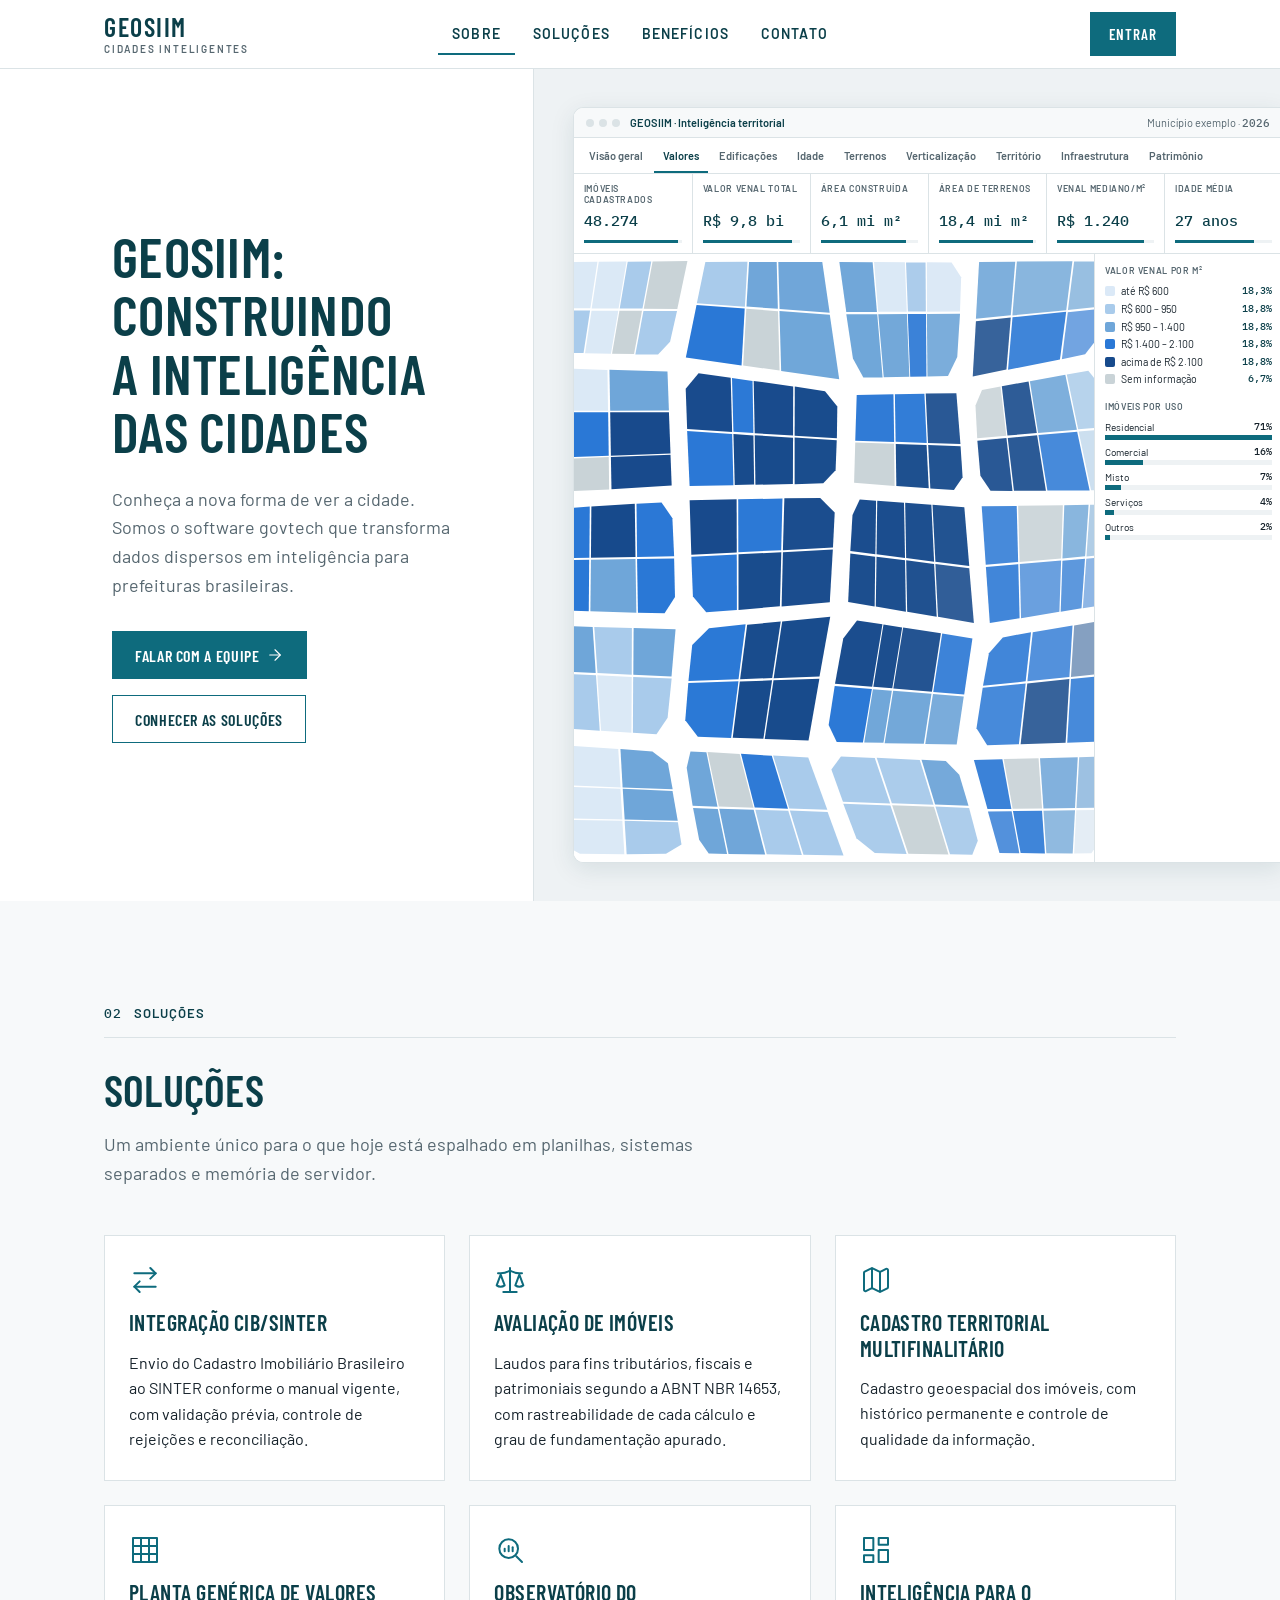
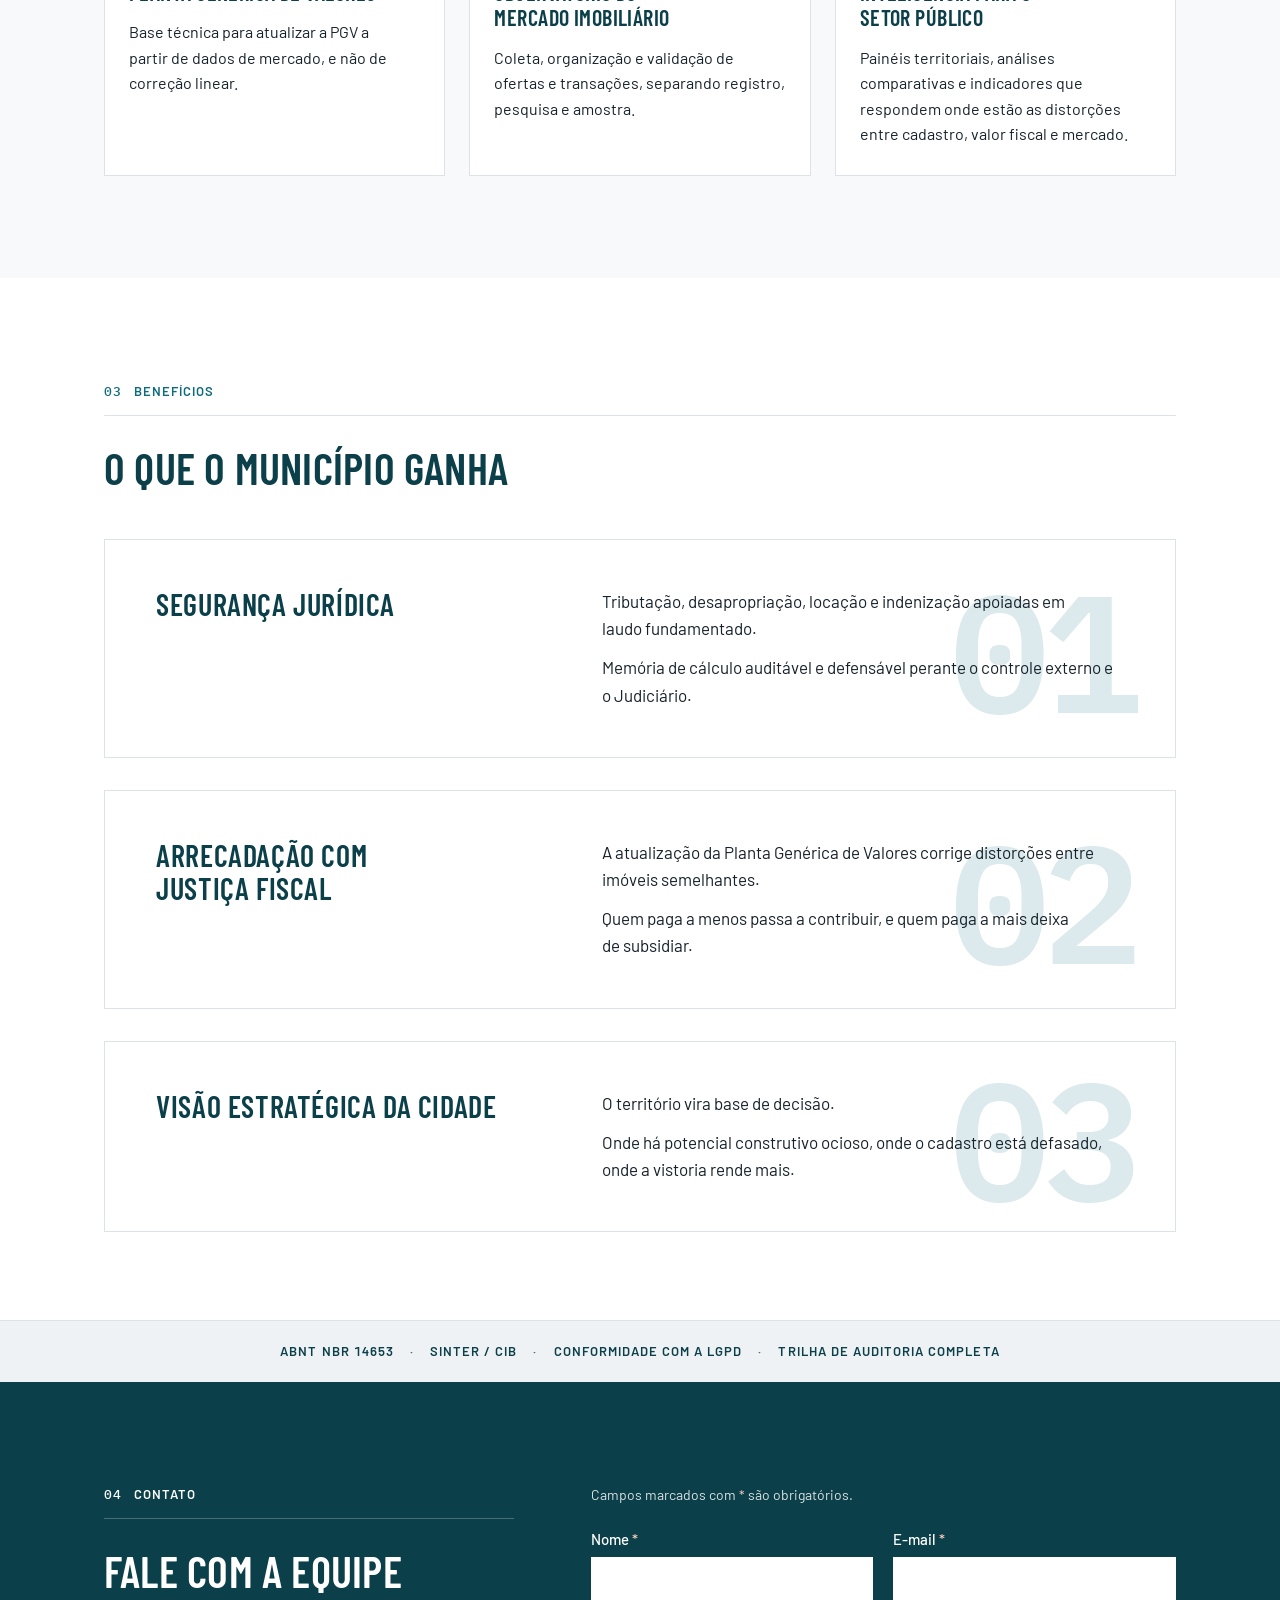
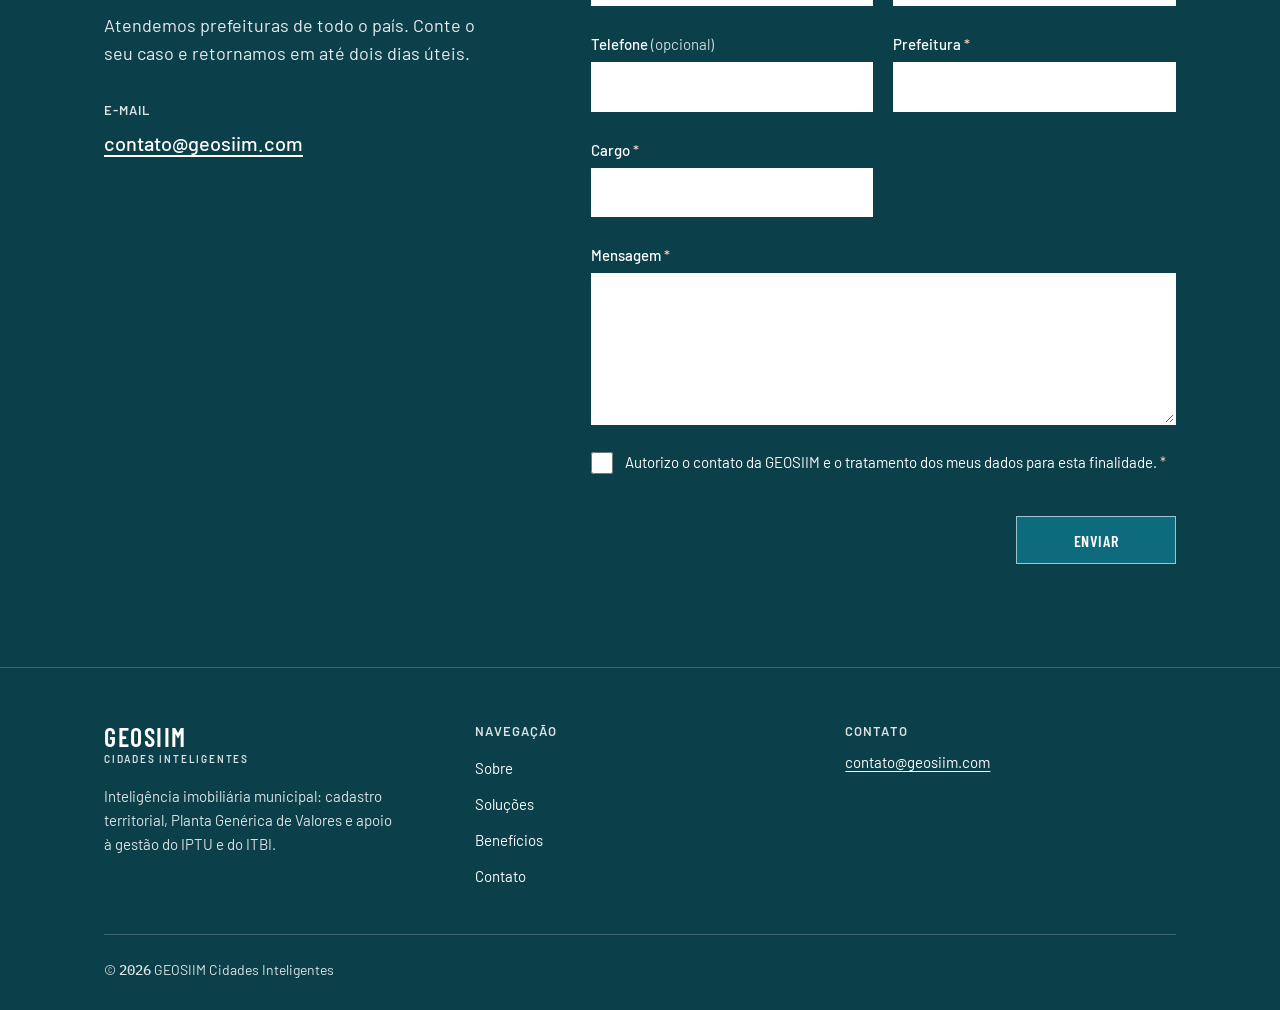
<file: index.html>
<!DOCTYPE html>
<html lang="pt-BR">
<head>
<meta charset="utf-8">
<meta name="viewport" content="width=device-width, initial-scale=1">
<title>GEOSIIM Cidades Inteligentes | Inteligência imobiliária municipal</title>
<meta name="description" content="Software govtech de inteligência imobiliária municipal: cadastro territorial multifinalitário, atualização da Planta Genérica de Valores (PGV) e apoio à gestão do IPTU e do ITBI para prefeituras brasileiras.">
<link rel="canonical" href="https://www.geosiim.com/">
<link rel="icon" href="assets/favicon.svg" type="image/svg+xml">
<meta name="theme-color" content="#0B3F49">
<meta property="og:type" content="website">
<meta property="og:locale" content="pt_BR">
<meta property="og:site_name" content="GEOSIIM Cidades Inteligentes">
<meta property="og:title" content="GEOSIIM: construindo a inteligência das cidades">
<meta property="og:description" content="Inteligência imobiliária municipal para prefeituras: cadastro territorial, PGV, IPTU e ITBI com base em dados verificáveis.">
<meta property="og:url" content="https://www.geosiim.com/">
<meta property="og:image" content="https://www.geosiim.com/og-image.png">
<meta property="og:image:alt" content="GEOSIIM Cidades Inteligentes — painel de inteligência territorial">
<meta property="og:image:width" content="1200">
<meta property="og:image:height" content="630">
<meta name="twitter:card" content="summary_large_image">
<meta name="twitter:title" content="GEOSIIM: construindo a inteligência das cidades">
<meta name="twitter:description" content="Inteligência imobiliária municipal para prefeituras: cadastro territorial, PGV, IPTU e ITBI com base em dados verificáveis.">
<meta name="twitter:image" content="https://www.geosiim.com/og-image.png">
<link rel="preload" href="fonts/BarlowCondensed-600.woff2" as="font" type="font/woff2" crossorigin>
<link rel="preload" href="fonts/Barlow-400.woff2" as="font" type="font/woff2" crossorigin>
<link rel="stylesheet" href="assets/industry.css">
<style>
/* Sem dependência externa: fontes servidas da pasta /fonts (subconjunto latino, cobre o português). */
@font-face{font-family:'Barlow';font-style:normal;font-weight:400;font-display:swap;src:url(fonts/Barlow-400.woff2) format('woff2')}
@font-face{font-family:'Barlow';font-style:normal;font-weight:500;font-display:swap;src:url(fonts/Barlow-500.woff2) format('woff2')}
@font-face{font-family:'Barlow';font-style:normal;font-weight:600;font-display:swap;src:url(fonts/Barlow-600.woff2) format('woff2')}
@font-face{font-family:'Barlow';font-style:normal;font-weight:700;font-display:swap;src:url(fonts/Barlow-700.woff2) format('woff2')}
@font-face{font-family:'Barlow Condensed';font-style:normal;font-weight:600;font-display:swap;src:url(fonts/BarlowCondensed-600.woff2) format('woff2')}
@font-face{font-family:'IBM Plex Mono';font-style:normal;font-weight:500;font-display:swap;src:url(fonts/IBMPlexMono-500.woff2) format('woff2')}
@font-face{font-family:'IBM Plex Mono';font-style:normal;font-weight:600;font-display:swap;src:url(fonts/IBMPlexMono-600.woff2) format('woff2')}
/* Notas de layout da página:
 - SEÇÃO 3 — BENEFÍCIOS. Blocos de largura total, um por linha, para dar peso igual aos três argumentos. O numeral é decorativo (aria-hidden), posicionado atrás do texto em tom claro de petróleo.
 - gap de 32 px: as marcas de registro (+) dos blocos vizinhos não se tocam.
 - Faixa de selos: largura total, centralizada; o ponto médio é decorativo e fica fora da leitura de tela.
 - SEÇÃO 4 — CONTATO. Fundo petróleo escuro; duas colunas que empilham abaixo de ~800 px (flex-wrap). Validação própria (noValidate) para mostrar erros em texto, ligados a cada campo por aria-describedby.
 - Honeypot: invisível, fora da tabulação e escondido de leitores de tela. Se vier preenchido, é robô.
 - RODAPÉ. Mesmo petróleo escuro do contato, separado por uma linha. Três colunas que se reorganizam sozinhas (auto-fit).
 - Espaço reservado: preencher com CNPJ e endereço oficiais.
*/
/* Tokens do Industry sobrescritos pela paleta do produto GEOSIIM. */
:root{--color-bg:#FFFFFF;--color-surface:#F7F9FA;--color-text:#16222B;--color-accent:#0E6B7D;--color-accent-600:#0C5A69;--color-accent-700:#0B3F49;--color-divider:#DBE3E6;--shadow-md:0 6px 24px rgba(11,63,73,.10)}
/* Rolagem suave nas âncoras, desligada quando o usuário pede menos movimento. */
html{scroll-behavior:smooth;-webkit-text-size-adjust:100%}
@media (prefers-reduced-motion:reduce){html{scroll-behavior:auto}*{transition:none!important}}
body{margin:0;background:#FFFFFF;color:#16222B;font-family:var(--font-body);font-size:16px;line-height:1.6;text-wrap:pretty}
a{color:#0E6B7D}
a:hover{color:#0B3F49}
main:focus{outline:none}
/* Em fundos escuros o anel de foco passa a branco para manter contraste. */
[data-dark] :focus-visible{outline-color:#FFFFFF}
/* Menu: horizontal no desktop; abaixo de 900 px vira painel deslizante (só estas regras precisam de media query). */
[data-headbar]{display:grid;grid-template-columns:1fr auto 1fr;column-gap:16px}
[data-navlinks]{display:flex;align-items:center;gap:4px;list-style:none;margin:0;padding:0}
[data-navlinks] a{padding:10px 14px}
[data-navlinks] a:hover{background:#EEF2F4;color:#0B3F49}
[data-navlinks] a[aria-current="location"]{box-shadow:inset 0 -2px 0 #0E6B7D}
[data-menubtn],[data-backdrop]{display:none}
@media (max-width:900px){
[data-headbar]{grid-template-columns:1fr 0 auto;column-gap:8px}
[data-navlinks]{position:fixed;top:68px;right:0;bottom:0;width:min(320px,86vw);flex-direction:column;align-items:stretch;gap:0;background:#FFFFFF;border-left:1px solid #DBE3E6;padding:12px 20px 24px;box-shadow:0 6px 24px rgba(11,63,73,.10);transform:translateX(100%);visibility:hidden;transition:transform .28s ease,visibility 0s linear .28s;z-index:60;overflow-y:auto}
[data-navlinks][data-open="true"]{transform:none;visibility:visible;transition:transform .28s ease}
[data-navlinks] a{padding:16px 4px;border-bottom:1px solid #DBE3E6;font-size:16px}
[data-navlinks] a[aria-current="location"]{box-shadow:inset 3px 0 0 #0E6B7D;padding-left:14px}
[data-menubtn]{display:inline-flex}
[data-backdrop]{position:fixed;inset:68px 0 0 0;background:rgba(11,63,73,.35);z-index:55}
[data-backdrop][data-open="true"]{display:block}
}
@media (max-width:480px){[data-menulabel]{display:none}}
/* Seção 1: texto à esquerda alinhado ao contêiner de 1200 px; a coluna direita sangra até a borda da tela
   e tem o painel animado como fundo. Abaixo de 960 px empilha, texto primeiro. */
[data-hero]{display:grid;grid-template-columns:minmax(0,5fr) minmax(0,7fr);min-height:min(calc(100vh - 68px),860px)}
[data-hero-text]{padding-left:max(clamp(20px,5vw,72px),calc((100vw - 1200px)/2 + 72px));padding-right:clamp(24px,4vw,56px)}
@media (max-width:960px){[data-hero]{grid-template-columns:1fr;min-height:0}[data-hero-text]{padding-right:clamp(20px,5vw,72px)}[data-hero-art]{height:clamp(520px,110vw,680px);border-left:0!important;border-top:1px solid #DBE3E6}}
/* Soluções: 3×2 no desktop, 2×3 no tablet, 1 coluna no celular. */
[data-grid6]{grid-template-columns:repeat(3,minmax(0,1fr))}
@media (max-width:1023px){[data-grid6]{grid-template-columns:repeat(2,minmax(0,1fr))}}
@media (max-width:639px){[data-grid6]{grid-template-columns:1fr}}
/* Estados de hover/foco (no design eram atributos style-hover/style-focus). */
.fc1:focus{top:12px!important}
.hv2:hover{background:#EEF2F4!important}
.hv3:hover{color:#FFFFFF!important;text-decoration-thickness:2px!important}
.hv4:hover{background:rgba(255,255,255,.12)!important;color:#FFFFFF!important}
.hv5:hover{text-decoration:underline!important;color:#FFFFFF!important}
.hv6:hover{color:#FFFFFF!important}
[hidden]{display:none!important}
</style>
<script src="assets/geosiim-dashboard.js" defer></script>
<script src="assets/site.js" defer></script>
</head>
<body>
<a class="fc1" href="#conteudo" style="position:absolute;left:12px;top:-80px;z-index:100;background:#FFFFFF;color:#0B3F49;padding:10px 16px;font-weight:600;border:2px solid #0E6B7D;text-decoration:none">Pular para o conteúdo</a>
<header style="position:sticky;top:0;z-index:50;background:#FFFFFF;border-bottom:1px solid #DBE3E6">
  <div data-headbar="" style="max-width:1200px;margin:0 auto;padding:0 clamp(20px,5vw,72px);height:68px;align-items:center">
    <a href="#sobre" aria-label="GEOSIIM Cidades Inteligentes, início da página" style="justify-self:start;display:flex;flex-direction:column;text-decoration:none;color:#0B3F49;line-height:1">
      <span style="font-family:var(--font-heading);font-weight:600;font-size:26px;letter-spacing:.06em;color:#0B3F49">GEOSIIM</span>
      <span style="font-size:10px;font-weight:600;letter-spacing:.18em;text-transform:uppercase;color:#55666F;margin-top:4px;white-space:nowrap">Cidades Inteligentes</span>
    </a>
    <nav aria-label="Navegação principal" style="justify-self:center">
      <ul id="menu-principal" data-navlinks="" data-open="false">
        <li><a href="#sobre" aria-current="location" style="display:block;color:#0B3F49;text-decoration:none;font-size:14px;font-weight:600;letter-spacing:.08em;text-transform:uppercase;white-space:nowrap">Sobre</a></li>
        <li><a href="#solucoes" aria-current="false" style="display:block;color:#0B3F49;text-decoration:none;font-size:14px;font-weight:600;letter-spacing:.08em;text-transform:uppercase;white-space:nowrap">Soluções</a></li>
        <li><a href="#beneficios" aria-current="false" style="display:block;color:#0B3F49;text-decoration:none;font-size:14px;font-weight:600;letter-spacing:.08em;text-transform:uppercase;white-space:nowrap">Benefícios</a></li>
        <li><a href="#contato" aria-current="false" style="display:block;color:#0B3F49;text-decoration:none;font-size:14px;font-weight:600;letter-spacing:.08em;text-transform:uppercase;white-space:nowrap">Contato</a></li>
      </ul>
    </nav>
    <div style="justify-self:end;display:flex;align-items:center;gap:8px">
      <a href="https://app.geosiim.com" class="btn btn-primary blueprint" style="min-height:44px;padding:0 18px;font-size:15px;letter-spacing:.06em;text-transform:uppercase;color:#FFFFFF;text-decoration:none;white-space:nowrap">
        <span>Entrar</span>
      </a>
      <button class="hv2" type="button" data-menubtn="" aria-expanded="false" aria-controls="menu-principal" aria-label="Menu" style="align-items:center;justify-content:center;gap:8px;min-height:44px;min-width:44px;padding:0 10px;background:transparent;color:#0B3F49;border:1px solid #0E6B7D;font-family:var(--font-heading);font-weight:600;font-size:15px;letter-spacing:.06em;text-transform:uppercase;cursor:pointer">
        <span data-icone-fechado style="display:contents">
          <svg aria-hidden="true" width="20" height="20" viewBox="0 0 24 24" style="fill:none;stroke:currentColor;stroke-width:1.5;stroke-linecap:round"><line x1="4" x2="20" y1="6" y2="6"></line><line x1="4" x2="20" y1="12" y2="12"></line><line x1="4" x2="20" y1="18" y2="18"></line></svg>
        </span>
        <span data-icone-aberto hidden>
          <svg aria-hidden="true" width="20" height="20" viewBox="0 0 24 24" style="fill:none;stroke:currentColor;stroke-width:1.5;stroke-linecap:round"><path d="M18 6 6 18"></path><path d="m6 6 12 12"></path></svg>
        </span>
        <span data-menulabel="" aria-hidden="true">Menu</span>
      </button>
    </div>
  </div>
  <div data-backdrop="" data-open="false" aria-hidden="true"></div>
</header>
<main id="conteudo" tabindex="-1">
  <section id="sobre" aria-labelledby="titulo-inicio" data-hero="" style="background:#FFFFFF;scroll-margin-top:68px">
    <div data-hero-text="" style="min-width:0;display:flex;flex-direction:column;justify-content:center;padding-top:clamp(40px,6vw,80px);padding-bottom:clamp(40px,6vw,80px)">
      <h1 id="titulo-inicio" style="font-family:var(--font-heading);font-weight:600;font-size:clamp(36px,4.4vw,58px);line-height:1.04;letter-spacing:.005em;text-transform:uppercase;color:#0B3F49;margin:0;text-wrap:balance">GEOSIIM: construindo a inteligência das cidades</h1>
      <p style="font-size:clamp(17px,1.4vw,19px);line-height:1.6;color:#55666F;max-width:44ch;margin:24px 0 0">Conheça a nova forma de ver a cidade. Somos o software govtech que transforma dados dispersos em inteligência para prefeituras brasileiras.</p>
      <div style="display:flex;flex-wrap:wrap;gap:16px;margin-top:32px">
        <a href="#contato" class="btn btn-primary" style="min-height:48px;padding:0 22px;font-size:16px;letter-spacing:.04em;text-transform:uppercase;color:#FFFFFF;text-decoration:none">
          <span>Falar com a equipe</span>
          <svg aria-hidden="true" width="18" height="18" viewBox="0 0 24 24" style="fill:none;stroke:currentColor;stroke-width:1.5;stroke-linecap:round;stroke-linejoin:round"><path d="M5 12h14"></path><path d="m12 5 7 7-7 7"></path></svg>
        </a>
        <a href="#solucoes" class="btn btn-secondary" style="min-height:48px;padding:0 22px;font-size:16px;letter-spacing:.04em;text-transform:uppercase;color:#0B3F49;border-color:#0E6B7D;border-radius:0;text-decoration:none">Conhecer as soluções</a>
      </div>
    </div>
    <div data-hero-art="" style="position:relative;min-width:0;background:#EEF2F4;border-left:1px solid #DBE3E6;overflow:hidden">
      <p id="descricao-painel" style="position:absolute;width:1px;height:1px;margin:-1px;padding:0;overflow:hidden;clip-path:inset(50%);white-space:nowrap;border:0">Animação ilustrativa, sem dados reais: o painel de inteligência territorial do GEOSIIM exibe um mapa de lotes urbanos que alterna entre valor venal por metro quadrado, área construída, um filtro de imóveis, uma vista em 3D da verticalização e a localização de equipamentos públicos.</p>
      <div style="position:absolute;top:clamp(20px,3vw,40px);bottom:clamp(20px,3vw,40px);left:clamp(20px,3vw,40px);right:-2px">
        <geosiim-dashboard speed="1" freeze-step="0" aria-describedby="descricao-painel" style="display:block;width:100%;height:100%"></geosiim-dashboard>
      </div>
    </div>
  </section>

  <section id="solucoes" aria-labelledby="titulo-solucoes" style="background:#F7F9FA;padding:clamp(56px,8vw,104px) 0;scroll-margin-top:68px">
    <div style="max-width:1200px;margin:0 auto;padding:0 clamp(20px,5vw,72px)">
      <p style="display:flex;gap:12px;align-items:baseline;margin:0;font-size:13px;font-weight:600;letter-spacing:.08em;text-transform:uppercase;color:#0B3F49"><span style="font-family:'IBM Plex Mono',ui-monospace,monospace;font-variant-numeric:tabular-nums;font-weight:500">02</span><span>Soluções</span></p>
      <hr style="height:1px;border:0;background:#DBE3E6;margin:12px 0 28px">
      <h2 id="titulo-solucoes" style="font-family:var(--font-heading);font-weight:600;font-size:clamp(30px,3.6vw,44px);line-height:1.08;letter-spacing:.005em;text-transform:uppercase;color:#0B3F49;margin:0">Soluções</h2>
      <p style="margin:16px 0 0;max-width:60ch;font-size:18px;color:#55666F">Um ambiente único para o que hoje está espalhado em planilhas, sistemas separados e memória de servidor.</p>
      <div data-grid6="" style="display:grid;gap:24px;margin-top:48px">
        <article class="blueprint" style="padding:28px 24px;display:flex;flex-direction:column;gap:14px;background:#FFFFFF">
          <svg aria-hidden="true" width="32" height="32" viewBox="0 0 24 24" style="color:#0E6B7D;fill:none;stroke:currentColor;stroke-width:1.5;stroke-linecap:round;stroke-linejoin:round"><path d="m16 3 4 4-4 4"></path><path d="M20 7H4"></path><path d="m8 21-4-4 4-4"></path><path d="M4 17h16"></path></svg>
          <h3 style="font-family:var(--font-heading);font-weight:600;font-size:22px;line-height:1.15;letter-spacing:.02em;text-transform:uppercase;color:#0B3F49;margin:0">Integração CIB/SINTER</h3>
          <p style="margin:0;font-size:16px;color:#16222B">Envio do Cadastro Imobiliário Brasileiro ao SINTER conforme o manual vigente, com validação prévia, controle de rejeições e reconciliação.</p>
        </article>
        <article class="blueprint" style="padding:28px 24px;display:flex;flex-direction:column;gap:14px;background:#FFFFFF">
          <svg aria-hidden="true" width="32" height="32" viewBox="0 0 24 24" style="color:#0E6B7D;fill:none;stroke:currentColor;stroke-width:1.5;stroke-linecap:round;stroke-linejoin:round"><path d="m16 16 3-8 3 8c-.87.65-1.92 1-3 1s-2.13-.35-3-1Z"></path><path d="m2 16 3-8 3 8c-.87.65-1.92 1-3 1s-2.13-.35-3-1Z"></path><path d="M7 21h10"></path><path d="M12 3v18"></path><path d="M3 7h2c2 0 5-1 7-2 2 1 5 2 7 2h2"></path></svg>
          <h3 style="font-family:var(--font-heading);font-weight:600;font-size:22px;line-height:1.15;letter-spacing:.02em;text-transform:uppercase;color:#0B3F49;margin:0">Avaliação de imóveis</h3>
          <p style="margin:0;font-size:16px;color:#16222B">Laudos para fins tributários, fiscais e patrimoniais segundo a ABNT NBR 14653, com rastreabilidade de cada cálculo e grau de fundamentação apurado.</p>
        </article>
        <article class="blueprint" style="padding:28px 24px;display:flex;flex-direction:column;gap:14px;background:#FFFFFF">
          <svg aria-hidden="true" width="32" height="32" viewBox="0 0 24 24" style="color:#0E6B7D;fill:none;stroke:currentColor;stroke-width:1.5;stroke-linecap:round;stroke-linejoin:round"><path d="M14.106 5.553a2 2 0 0 0 1.788 0l3.659-1.83A1 1 0 0 1 21 4.619v12.764a1 1 0 0 1-.553.894l-4.553 2.277a2 2 0 0 1-1.788 0l-4.212-2.106a2 2 0 0 0-1.788 0l-3.659 1.83A1 1 0 0 1 3 19.381V6.618a1 1 0 0 1 .553-.894l4.553-2.277a2 2 0 0 1 1.788 0z"></path><path d="M15 5.764v15"></path><path d="M9 3.236v15"></path></svg>
          <h3 style="font-family:var(--font-heading);font-weight:600;font-size:22px;line-height:1.15;letter-spacing:.02em;text-transform:uppercase;color:#0B3F49;margin:0">Cadastro Territorial Multifinalitário</h3>
          <p style="margin:0;font-size:16px;color:#16222B">Cadastro geoespacial dos imóveis, com histórico permanente e controle de qualidade da informação.</p>
        </article>
        <article class="blueprint" style="padding:28px 24px;display:flex;flex-direction:column;gap:14px;background:#FFFFFF">
          <svg aria-hidden="true" width="32" height="32" viewBox="0 0 24 24" style="color:#0E6B7D;fill:none;stroke:currentColor;stroke-width:1.5;stroke-linecap:round;stroke-linejoin:round"><rect width="18" height="18" x="3" y="3"></rect><path d="M3 9h18"></path><path d="M3 15h18"></path><path d="M9 3v18"></path><path d="M15 3v18"></path></svg>
          <h3 style="font-family:var(--font-heading);font-weight:600;font-size:22px;line-height:1.15;letter-spacing:.02em;text-transform:uppercase;color:#0B3F49;margin:0">Planta Genérica de Valores</h3>
          <p style="margin:0;font-size:16px;color:#16222B">Base técnica para atualizar a PGV a partir de dados de mercado, e não de correção linear.</p>
        </article>
        <article class="blueprint" style="padding:28px 24px;display:flex;flex-direction:column;gap:14px;background:#FFFFFF">
          <svg aria-hidden="true" width="32" height="32" viewBox="0 0 24 24" style="color:#0E6B7D;fill:none;stroke:currentColor;stroke-width:1.5;stroke-linecap:round;stroke-linejoin:round"><circle cx="11" cy="11" r="7"></circle><path d="m21 21-4.3-4.3"></path><path d="M8 13v-2"></path><path d="M11 13V9"></path><path d="M14 13v-3"></path></svg>
          <h3 style="font-family:var(--font-heading);font-weight:600;font-size:22px;line-height:1.15;letter-spacing:.02em;text-transform:uppercase;color:#0B3F49;margin:0">Observatório do Mercado Imobiliário</h3>
          <p style="margin:0;font-size:16px;color:#16222B">Coleta, organização e validação de ofertas e transações, separando registro, pesquisa e amostra.</p>
        </article>
        <article class="blueprint" style="padding:28px 24px;display:flex;flex-direction:column;gap:14px;background:#FFFFFF">
          <svg aria-hidden="true" width="32" height="32" viewBox="0 0 24 24" style="color:#0E6B7D;fill:none;stroke:currentColor;stroke-width:1.5;stroke-linecap:round;stroke-linejoin:round"><rect width="7" height="9" x="3" y="3"></rect><rect width="7" height="5" x="14" y="3"></rect><rect width="7" height="9" x="14" y="12"></rect><rect width="7" height="5" x="3" y="16"></rect></svg>
          <h3 style="font-family:var(--font-heading);font-weight:600;font-size:22px;line-height:1.15;letter-spacing:.02em;text-transform:uppercase;color:#0B3F49;margin:0">Inteligência para o setor público</h3>
          <p style="margin:0;font-size:16px;color:#16222B">Painéis territoriais, análises comparativas e indicadores que respondem onde estão as distorções entre cadastro, valor fiscal e mercado.</p>
        </article>
      </div>
    </div>
  </section>

  <section id="beneficios" aria-labelledby="titulo-beneficios" style="background:#FFFFFF;padding:clamp(56px,8vw,104px) 0 0;scroll-margin-top:68px">
    <div style="max-width:1200px;margin:0 auto;padding:0 clamp(20px,5vw,72px)">
      <p style="display:flex;gap:12px;align-items:baseline;margin:0;font-size:13px;font-weight:600;letter-spacing:.08em;text-transform:uppercase;color:#0E6B7D"><span style="font-family:'IBM Plex Mono',ui-monospace,monospace;font-variant-numeric:tabular-nums;font-weight:500">03</span><span>Benefícios</span></p>
      <hr style="height:1px;border:0;background:#DBE3E6;margin:12px 0 28px">
      <h2 id="titulo-beneficios" style="font-family:var(--font-heading);font-weight:600;font-size:clamp(30px,3.6vw,44px);line-height:1.08;letter-spacing:.005em;text-transform:uppercase;color:#0B3F49;margin:0;max-width:24ch">O que o município ganha</h2>
      <div style="display:flex;flex-direction:column;gap:32px;margin-top:48px">
        <article aria-labelledby="ben-1" class="blueprint" style="padding:clamp(28px,4vw,48px) clamp(24px,4vw,56px);display:flex;flex-wrap:wrap;gap:16px clamp(32px,5vw,72px);align-items:flex-start">
          <span aria-hidden="true" style="position:absolute;right:clamp(16px,3vw,40px);top:50%;transform:translateY(-50%);font-family:'IBM Plex Mono',ui-monospace,monospace;font-variant-numeric:tabular-nums;font-weight:600;font-size:clamp(96px,13vw,184px);line-height:1;letter-spacing:-.04em;color:#DCEAED;pointer-events:none;user-select:none">01</span>
          <h3 id="ben-1" style="position:relative;flex:1 1 240px;font-family:var(--font-heading);font-weight:600;font-size:clamp(24px,2.4vw,30px);line-height:1.1;letter-spacing:.02em;text-transform:uppercase;color:#0B3F49;margin:0">Segurança jurídica</h3>
          <div style="position:relative;flex:2 1 340px;display:flex;flex-direction:column;gap:12px;max-width:58ch">
            <p style="margin:0;font-size:17px;color:#16222B">Tributação, desapropriação, locação e indenização apoiadas em laudo fundamentado.</p>
            <p style="margin:0;font-size:17px;color:#16222B">Memória de cálculo auditável e defensável perante o controle externo e o Judiciário.</p>
          </div>
        </article>
        <article aria-labelledby="ben-2" class="blueprint" style="padding:clamp(28px,4vw,48px) clamp(24px,4vw,56px);display:flex;flex-wrap:wrap;gap:16px clamp(32px,5vw,72px);align-items:flex-start">
          <span aria-hidden="true" style="position:absolute;right:clamp(16px,3vw,40px);top:50%;transform:translateY(-50%);font-family:'IBM Plex Mono',ui-monospace,monospace;font-variant-numeric:tabular-nums;font-weight:600;font-size:clamp(96px,13vw,184px);line-height:1;letter-spacing:-.04em;color:#DCEAED;pointer-events:none;user-select:none">02</span>
          <h3 id="ben-2" style="position:relative;flex:1 1 240px;font-family:var(--font-heading);font-weight:600;font-size:clamp(24px,2.4vw,30px);line-height:1.1;letter-spacing:.02em;text-transform:uppercase;color:#0B3F49;margin:0">Arrecadação com justiça fiscal</h3>
          <div style="position:relative;flex:2 1 340px;display:flex;flex-direction:column;gap:12px;max-width:58ch">
            <p style="margin:0;font-size:17px;color:#16222B">A atualização da Planta Genérica de Valores corrige distorções entre imóveis semelhantes.</p>
            <p style="margin:0;font-size:17px;color:#16222B">Quem paga a menos passa a contribuir, e quem paga a mais deixa de subsidiar.</p>
          </div>
        </article>
        <article aria-labelledby="ben-3" class="blueprint" style="padding:clamp(28px,4vw,48px) clamp(24px,4vw,56px);display:flex;flex-wrap:wrap;gap:16px clamp(32px,5vw,72px);align-items:flex-start">
          <span aria-hidden="true" style="position:absolute;right:clamp(16px,3vw,40px);top:50%;transform:translateY(-50%);font-family:'IBM Plex Mono',ui-monospace,monospace;font-variant-numeric:tabular-nums;font-weight:600;font-size:clamp(96px,13vw,184px);line-height:1;letter-spacing:-.04em;color:#DCEAED;pointer-events:none;user-select:none">03</span>
          <h3 id="ben-3" style="position:relative;flex:1 1 240px;font-family:var(--font-heading);font-weight:600;font-size:clamp(24px,2.4vw,30px);line-height:1.1;letter-spacing:.02em;text-transform:uppercase;color:#0B3F49;margin:0">Visão estratégica da cidade</h3>
          <div style="position:relative;flex:2 1 340px;display:flex;flex-direction:column;gap:12px;max-width:58ch">
            <p style="margin:0;font-size:17px;color:#16222B">O território vira base de decisão.</p>
            <p style="margin:0;font-size:17px;color:#16222B">Onde há potencial construtivo ocioso, onde o cadastro está defasado, onde a vistoria rende mais.</p>
          </div>
        </article>
      </div>
    </div>
    <div style="background:#EEF2F4;margin-top:clamp(56px,7vw,88px);border-top:1px solid #DBE3E6">
      <ul aria-label="Referências técnicas e de conformidade" style="max-width:1200px;margin:0 auto;padding:20px clamp(20px,5vw,72px);list-style:none;display:flex;flex-wrap:wrap;justify-content:center;align-items:center;gap:8px 16px;font-size:13px;font-weight:600;letter-spacing:.08em;text-transform:uppercase;color:#0B3F49">
        <li style="font-variant-numeric:tabular-nums;white-space:nowrap">ABNT NBR 14653</li><li aria-hidden="true" style="color:#55666F;flex:none">·</li><li style="white-space:nowrap">SINTER / CIB</li><li aria-hidden="true" style="color:#55666F;flex:none">·</li><li style="white-space:nowrap">Conformidade com a LGPD</li><li aria-hidden="true" style="color:#55666F;flex:none">·</li><li style="white-space:nowrap">Trilha de auditoria completa</li>
      </ul>
    </div>
  </section>
  <section id="contato" data-dark="" aria-labelledby="titulo-contato" style="background:#0B3F49;color:#FFFFFF;padding:clamp(56px,8vw,104px) 0;scroll-margin-top:68px">
    <div style="max-width:1200px;margin:0 auto;padding:0 clamp(20px,5vw,72px);display:flex;flex-wrap:wrap;gap:48px clamp(40px,6vw,96px);align-items:flex-start">
      <div style="flex:1 1 300px;min-width:0">
        <p style="display:flex;gap:12px;align-items:baseline;margin:0;font-size:13px;font-weight:600;letter-spacing:.08em;text-transform:uppercase;color:#FFFFFF"><span style="font-family:'IBM Plex Mono',ui-monospace,monospace;font-variant-numeric:tabular-nums;font-weight:500">04</span><span>Contato</span></p>
        <hr style="height:1px;border:0;background:rgba(255,255,255,.25);margin:12px 0 28px">
        <h2 id="titulo-contato" style="font-family:var(--font-heading);font-weight:600;font-size:clamp(30px,3.6vw,44px);line-height:1.08;letter-spacing:.005em;text-transform:uppercase;color:#FFFFFF;margin:0">Fale com a equipe</h2>
        <p style="margin:16px 0 0;max-width:40ch;font-size:18px;color:rgba(255,255,255,.9)">Atendemos prefeituras de todo o país. Conte o seu caso e retornamos em até dois dias úteis.</p>
        <p style="margin:32px 0 0;font-size:13px;font-weight:600;letter-spacing:.08em;text-transform:uppercase;color:rgba(255,255,255,.85)">E-mail</p>
        <p style="margin:6px 0 0;font-size:20px;font-weight:500"><a class="hv3" href="mailto:contato@geosiim.com" style="color:#FFFFFF;text-underline-offset:4px">contato@geosiim.com</a></p>
      </div>
      <div style="flex:1.5 1 420px;min-width:0">
        <div data-sucesso hidden>
          <div role="status" style="border:1px solid rgba(255,255,255,.4);padding:clamp(24px,3vw,36px);display:flex;flex-direction:column;gap:12px;align-items:flex-start">
            <h3 id="titulo-sucesso" tabindex="-1" style="font-family:var(--font-heading);font-weight:600;font-size:26px;line-height:1.15;letter-spacing:.02em;text-transform:uppercase;color:#FFFFFF;margin:0">Mensagem enviada</h3>
            <p style="margin:0;font-size:17px;color:rgba(255,255,255,.9);max-width:48ch">Recebemos o seu contato. Retornamos em até dois dias úteis pelo e-mail informado.</p>
            <button type="button" class="hv4 btn" style="margin-top:8px;min-height:44px;padding:0 16px;font-size:15px;letter-spacing:.04em;text-transform:uppercase;color:#FFFFFF;border:1px solid rgba(255,255,255,.7);border-radius:0">Enviar outra mensagem</button>
          </div>
        </div>
        <div data-formulario>
          <form id="form-contato" novalidate="" aria-labelledby="titulo-contato" aria-busy="false" style="display:grid;grid-template-columns:repeat(auto-fit,minmax(min(100%,220px),1fr));gap:20px">
            <p style="grid-column:1/-1;margin:0;font-size:14px;color:rgba(255,255,255,.85)">Campos marcados com <span style="color:#FFD0BC">*</span> são obrigatórios.</p>
            <div style="display:flex;flex-direction:column;gap:6px;min-width:0">
              <label for="f-nome" style="font-size:15px;font-weight:500;color:#FFFFFF">Nome <span aria-hidden="true" style="color:#FFD0BC">*</span></label>
              <input id="f-nome" name="nome" type="text" autocomplete="name" aria-required="true" aria-invalid="false" aria-describedby="err-nome" style="width:100%;min-height:48px;padding:10px 12px;font:inherit;font-size:16px;color:#16222B;background:#FFFFFF;border:2px solid #FFFFFF;border-radius:0">
              <p id="err-nome" style="margin:0;font-size:14px;line-height:1.4;color:#FFD0BC"></p>
            </div>
            <div style="display:flex;flex-direction:column;gap:6px;min-width:0">
              <label for="f-email" style="font-size:15px;font-weight:500;color:#FFFFFF">E-mail <span aria-hidden="true" style="color:#FFD0BC">*</span></label>
              <input id="f-email" name="email" type="email" autocomplete="email" aria-required="true" aria-invalid="false" aria-describedby="err-email" inputMode="email" style="width:100%;min-height:48px;padding:10px 12px;font:inherit;font-size:16px;color:#16222B;background:#FFFFFF;border:2px solid #FFFFFF;border-radius:0">
              <p id="err-email" style="margin:0;font-size:14px;line-height:1.4;color:#FFD0BC"></p>
            </div>
            <div style="display:flex;flex-direction:column;gap:6px;min-width:0">
              <label for="f-tel" style="font-size:15px;font-weight:500;color:#FFFFFF">Telefone <span style="color:rgba(255,255,255,.8);font-weight:400">(opcional)</span></label>
              <input id="f-tel" name="telefone" type="tel" autocomplete="tel" aria-invalid="false" aria-describedby="err-telefone" inputMode="tel" style="width:100%;min-height:48px;padding:10px 12px;font:inherit;font-size:16px;color:#16222B;background:#FFFFFF;border:2px solid #FFFFFF;border-radius:0">
              <p id="err-telefone" style="margin:0;font-size:14px;line-height:1.4;color:#FFD0BC"></p>
            </div>
            <div style="display:flex;flex-direction:column;gap:6px;min-width:0">
              <label for="f-prefeitura" style="font-size:15px;font-weight:500;color:#FFFFFF">Prefeitura <span aria-hidden="true" style="color:#FFD0BC">*</span></label>
              <input id="f-prefeitura" name="prefeitura" type="text" autocomplete="organization" aria-required="true" aria-invalid="false" aria-describedby="err-prefeitura" style="width:100%;min-height:48px;padding:10px 12px;font:inherit;font-size:16px;color:#16222B;background:#FFFFFF;border:2px solid #FFFFFF;border-radius:0">
              <p id="err-prefeitura" style="margin:0;font-size:14px;line-height:1.4;color:#FFD0BC"></p>
            </div>
            <div style="display:flex;flex-direction:column;gap:6px;min-width:0">
              <label for="f-cargo" style="font-size:15px;font-weight:500;color:#FFFFFF">Cargo <span aria-hidden="true" style="color:#FFD0BC">*</span></label>
              <input id="f-cargo" name="cargo" type="text" autocomplete="organization-title" aria-required="true" aria-invalid="false" aria-describedby="err-cargo" style="width:100%;min-height:48px;padding:10px 12px;font:inherit;font-size:16px;color:#16222B;background:#FFFFFF;border:2px solid #FFFFFF;border-radius:0">
              <p id="err-cargo" style="margin:0;font-size:14px;line-height:1.4;color:#FFD0BC"></p>
            </div>
            <div style="grid-column:1/-1;display:flex;flex-direction:column;gap:6px">
              <label for="f-mensagem" style="font-size:15px;font-weight:500;color:#FFFFFF">Mensagem <span aria-hidden="true" style="color:#FFD0BC">*</span></label>
              <textarea id="f-mensagem" name="mensagem" rows="5" aria-required="true" aria-invalid="false" aria-describedby="err-mensagem" style="width:100%;min-height:132px;padding:10px 12px;font:inherit;font-size:16px;color:#16222B;background:#FFFFFF;border:2px solid #FFFFFF;border-radius:0;resize:vertical"></textarea>
              <p id="err-mensagem" style="margin:0;font-size:14px;line-height:1.4;color:#FFD0BC"></p>
            </div>
            <div style="grid-column:1/-1;display:flex;flex-direction:column;gap:6px">
              <div style="display:flex;flex-wrap:wrap;gap:6px 12px;align-items:flex-start">
                <input id="f-consent" name="consentimento" type="checkbox" value="sim" aria-required="true" aria-invalid="false" aria-describedby="err-consentimento" style="width:22px;height:22px;margin:1px 0 0;flex:none;accent-color:#0E6B7D;cursor:pointer">
                <label for="f-consent" style="flex:1 1 240px;font-size:15px;line-height:1.5;color:#FFFFFF;cursor:pointer">Autorizo o contato da GEOSIIM e o tratamento dos meus dados para esta finalidade. <span aria-hidden="true" style="color:#FFD0BC">*</span></label>
              </div>
              <p id="err-consentimento" style="margin:0 0 0 34px;font-size:14px;line-height:1.4;color:#FFD0BC"></p>
            </div>
            <div aria-hidden="true" style="position:absolute;left:-10000px;top:auto;width:1px;height:1px;overflow:hidden">
              <label for="f-site">Não preencha este campo</label>
              <input id="f-site" name="website" type="text" tabindex="-1" autocomplete="off">
            </div>
            <div style="grid-column:1/-1;display:flex;flex-direction:column;gap:16px">
              <div role="alert">
                <div data-aviso hidden>
                  <p style="margin:0;padding:12px 16px;background:#FFFFFF;color:#8f3510;font-size:15px;font-weight:500;border-left:0"></p>
                </div>
              </div>
              <div style="display:flex;justify-content:flex-end">
                <button type="submit" class="btn btn-primary blueprint" style="min-height:48px;min-width:160px;padding:0 24px;font-size:16px;letter-spacing:.04em;text-transform:uppercase;border-color:rgba(255,255,255,.6)">
                  <span>Enviar</span>
                </button>
              </div>
            </div>
          </form>
        </div>
      </div>
    </div>
  </section>
</main>
<footer data-dark="" style="background:#0B3F49;color:#FFFFFF;border-top:1px solid rgba(255,255,255,.2);padding:56px 0 28px">
  <div style="max-width:1200px;margin:0 auto;padding:0 clamp(20px,5vw,72px)">
    <div style="display:grid;grid-template-columns:repeat(auto-fit,minmax(min(100%,200px),1fr));gap:40px;padding-bottom:40px">
      <div>
        <p style="margin:0;display:flex;flex-direction:column;line-height:1">
          <span style="font-family:var(--font-heading);font-weight:600;font-size:26px;letter-spacing:.06em">GEOSIIM</span>
          <span style="font-size:10px;font-weight:600;letter-spacing:.18em;text-transform:uppercase;color:rgba(255,255,255,.85);margin-top:4px">Cidades Inteligentes</span>
        </p>
        <p style="margin:20px 0 0;font-size:15px;color:rgba(255,255,255,.85);max-width:36ch">Inteligência imobiliária municipal: cadastro territorial, Planta Genérica de Valores e apoio à gestão do IPTU e do ITBI.</p>
      </div>
      <nav aria-labelledby="rodape-nav">
        <h2 id="rodape-nav" style="margin:0 0 12px;font-family:var(--font-body);font-size:13px;font-weight:600;letter-spacing:.08em;text-transform:uppercase;color:rgba(255,255,255,.85)">Navegação</h2>
        <ul style="list-style:none;margin:0;padding:0;display:flex;flex-direction:column">
          <li><a class="hv5" href="#sobre" style="display:inline-block;padding:6px 0;color:#FFFFFF;text-decoration:none;font-size:15px">Sobre</a></li>
          <li><a class="hv5" href="#solucoes" style="display:inline-block;padding:6px 0;color:#FFFFFF;text-decoration:none;font-size:15px">Soluções</a></li>
          <li><a class="hv5" href="#beneficios" style="display:inline-block;padding:6px 0;color:#FFFFFF;text-decoration:none;font-size:15px">Benefícios</a></li>
          <li><a class="hv5" href="#contato" style="display:inline-block;padding:6px 0;color:#FFFFFF;text-decoration:none;font-size:15px">Contato</a></li>
        </ul>
      </nav>
      <div>
        <h2 style="margin:0 0 12px;font-family:var(--font-body);font-size:13px;font-weight:600;letter-spacing:.08em;text-transform:uppercase;color:rgba(255,255,255,.85)">Contato</h2>
        <p style="margin:0;font-size:15px"><a class="hv6" href="mailto:contato@geosiim.com" style="color:#FFFFFF">contato@geosiim.com</a></p>
      </div>
    </div>
    <div style="display:flex;flex-wrap:wrap;justify-content:space-between;gap:12px 24px;padding-top:24px;border-top:1px solid rgba(255,255,255,.2);font-size:14px;color:rgba(255,255,255,.85)">
      <p style="margin:0;white-space:nowrap">© <span style="font-family:'IBM Plex Mono',ui-monospace,monospace;font-variant-numeric:tabular-nums">2026</span> GEOSIIM Cidades Inteligentes</p>
    </div>
  </div>
</footer>
</body>
</html>
</file>
<file: assets/industry.css>
/* Industry — design-system tokens and component classes. This file is the source of truth for the system's look; retune it here and see readme.md. */
/* Cópia local do Industry sem o @import do Google Fonts: a página não depende de CDN; as fontes estão em /fonts e são declaradas no <helmet> da página. */

:root {
  --color-bg: #f2f2f3;
  --color-surface: #e9e9ea;
  --color-text: #1d1f20;
  --color-accent: #5980a6;
  --color-accent-2: #728fab;
  --color-divider: color-mix(in srgb, #1d1f20 16%, transparent);

  /* Tonal ramps — generated in OKLCH on one shared lightness scale, so the
     same step of any role matches the others in visual value. */
  --color-neutral-100: #f5f5f8;
  --color-neutral-200: #e7e7ea;
  --color-neutral-300: #d4d4d7;
  --color-neutral-400: #b7b7ba;
  --color-neutral-500: #98989b;
  --color-neutral-600: #7a7a7d;
  --color-neutral-700: #5d5d60;
  --color-neutral-800: #424244;
  --color-neutral-900: #2b2b2d;

  --color-accent-100: #eef6ff;
  --color-accent-200: #d6ebff;
  --color-accent-300: #b5d9fd;
  --color-accent-400: #94bce3;
  --color-accent-500: #749dc4;
  --color-accent-600: #597ea3;
  --color-accent-700: #416180;
  --color-accent-800: #2c455d;
  --color-accent-900: #1d2d3d;

  --color-accent-2-100: #eef6ff;
  --color-accent-2-200: #d6ebff;
  --color-accent-2-300: #bdd8f2;
  --color-accent-2-400: #9ebbd8;
  --color-accent-2-500: #7e9cb8;
  --color-accent-2-600: #627d98;
  --color-accent-2-700: #486077;
  --color-accent-2-800: #314457;
  --color-accent-2-900: #1f2d3a;

  --font-heading: "Barlow Condensed", system-ui, sans-serif;
  --font-heading-weight: 600;
  --font-body: "Barlow", system-ui, sans-serif;

  --space-1: 3.4px;
  --space-2: 6.8px;
  --space-3: 10.2px;
  --space-4: 13.6px;
  --space-6: 20.4px;
  --space-8: 27.2px;

  --radius-sm: 2px;
  --radius-md: 4px;
  --radius-lg: 7px;

  /* Elevation — derived from the ground: soft ink-tinted shadows on a
     light theme, a hairline edge + ambient darkness on a dark one. */
  --shadow-sm: 0 1px 2px color-mix(in srgb, #2b2b2d 14%, transparent);
  --shadow-md: 0 3px 10px color-mix(in srgb, #2b2b2d 16%, transparent);
  --shadow-lg: 0 12px 32px color-mix(in srgb, #2b2b2d 22%, transparent);
}

body {
  background: var(--color-bg);
  color: var(--color-text);
  font-family: var(--font-body);
}
h1, h2, h3, h4 { font-family: var(--font-heading); font-weight: var(--font-heading-weight); }

.blueprint {
  position: relative;
  border: 1px solid var(--color-divider);
  border-radius: 0;
}
/* The overlay image treatments (halftone, duotone) clip their overlay
   (overflow:hidden); a blueprint wrapper draws its registration marks
   outside the box, so when both classes share a wrapper the frame must
   win. */
.blueprint.halftone, .blueprint.plate, .blueprint.duotone { overflow: visible; }
.blueprint > .corner {
  position: absolute; width: 11px; height: 11px;
  color: color-mix(in srgb, var(--color-text) 55%, transparent);
}
.blueprint > .corner::before, .blueprint > .corner::after {
  content: ""; position: absolute; background: currentColor;
}
.blueprint > .corner::before { left: 5px; top: 0; width: 1px; height: 100%; }
.blueprint > .corner::after  { top: 5px; left: 0; width: 100%; height: 1px; }
.blueprint > .corner.tl { top: -6px; left: -6px; }
.blueprint > .corner.tr { top: -6px; right: -6px; }
.blueprint > .corner.bl { bottom: -6px; left: -6px; }
.blueprint > .corner.br { bottom: -6px; right: -6px; }

.duotone{position:relative;overflow:hidden}
.duotone::after{content:"";position:absolute;inset:0;pointer-events:none;
  background:var(--color-accent);mix-blend-mode:color}

/* ══════════════════════════════════════════════════════════════════════════
   Components — built with the tokens above. Plain CSS
   on plain HTML: no JavaScript, no build step. Each class is documented in
   readme.md and demonstrated in foundations/ and components/.
   ══════════════════════════════════════════════════════════════════════ */

*, *::before, *::after { box-sizing: border-box; }
body { margin: 0; font-size: 15px; line-height: 1.55; font-weight: 400; }
h1, h2, h3, h4, h5, h6 {
  font-family: var(--font-heading); font-weight: var(--font-heading-weight);
  line-height: 1.12; letter-spacing: -0.015em; margin: 0 0 var(--space-2);
}
h1 { font-size: 42px; }
h2 { font-size: 32px; }
h3 { font-size: 25px; }
h4 { font-size: 20px; }
h5 { font-size: 16px; }
h6 { font-size: 13px; }
h6 { letter-spacing: 0.08em; text-transform: uppercase; }
p { margin: 0 0 var(--space-3); }
a { color: var(--color-accent); text-underline-offset: 3px; }
img { display: block; max-width: 100%; }
figure { margin: 0; }
figcaption {
  font-size: 11px; margin-top: var(--space-1);
  color: color-mix(in srgb, var(--color-text) 55%, transparent);
}
.text-muted { color: color-mix(in srgb, var(--color-text) 55%, transparent); }
:focus { outline: none; }
:focus-visible { outline: 2px solid var(--color-accent); outline-offset: 2px; }
::selection { background: color-mix(in srgb, var(--color-accent) 30%, transparent); }

/* — rules — */
.hr {
  height: 1px; border: 0; margin: var(--space-4) 0;
  background: var(--color-divider);
}

/* — buttons — */
.btn {
  display: inline-flex; align-items: center; justify-content: center; gap: 6px;
  cursor: pointer; text-decoration: none;
  font-family: var(--font-heading); font-weight: var(--font-heading-weight);
  font-size: 14px; line-height: 1.2; color: var(--color-text); /* matches the .input's 14px —
     the pair sits side by side in sign-up rows */
  background: transparent; border: 1px solid transparent;
  padding: var(--space-2) calc(var(--space-3) * 1.2);
  border-radius: var(--radius-md);
}
.btn svg { display: block; }
.btn:disabled { opacity: 0.45; cursor: not-allowed; }
.btn-primary { background: var(--color-accent); color: var(--color-bg); }
.btn-primary:hover { background: var(--color-accent-600); }
.btn-primary:active { background: var(--color-accent-700); }
.btn-secondary { border-color: var(--color-divider); }
.btn-secondary:hover { background: color-mix(in srgb, var(--color-text) 7%, transparent); }
.btn-secondary:active { background: color-mix(in srgb, var(--color-text) 14%, transparent); }
.btn-ghost { color: var(--color-accent); padding-inline: var(--space-1); }
.btn-ghost:hover { background: color-mix(in srgb, var(--color-accent) 10%, transparent); }
.btn-ghost:active { background: color-mix(in srgb, var(--color-accent) 18%, transparent); }
.btn-icon { width: 36px; height: 36px; padding: 0; }
.btn-block { width: 100%; margin-top: var(--space-2); }

/* — forms — */
.field > label {
  display: block; font-size: 12px; margin-bottom: 5px;
  color: color-mix(in srgb, var(--color-text) 70%, transparent);
}
.input {
  width: 100%; min-height: 36px; padding: 6px 10px; font: inherit;
  font-size: 14px; color: var(--color-text); caret-color: var(--color-accent);
  background: var(--color-surface);
  border: 1px solid var(--color-divider); border-radius: var(--radius-md);
}
.input:hover { border-color: color-mix(in srgb, var(--color-text) 45%, transparent); }
.input:focus-visible { border-color: var(--color-accent); outline-offset: 0; }
textarea.input { min-height: 90px; resize: vertical; }
.radio { display: inline-flex; align-items: center; gap: 8px; cursor: pointer; font-size: 14px; }
.radio input, .seg-opt input {
  position: absolute; opacity: 0; width: 0; height: 0; pointer-events: none;
}
.radio .dot {
  width: 16px; height: 16px; flex: none; border-radius: 50%;
  border: 1.5px solid var(--color-divider);
}
.radio:hover .dot { border-color: var(--color-accent); }
.radio input:checked + .dot {
  border-color: var(--color-accent); background: var(--color-accent);
  box-shadow: inset 0 0 0 4px var(--color-bg);
}
.radio input:focus-visible + .dot { outline: 2px solid var(--color-accent); outline-offset: 2px; }
.seg {
  display: inline-flex; overflow: hidden;
  border: 1px solid var(--color-divider); border-radius: var(--radius-md);
}
.seg-opt {
  display: inline-flex; align-items: center; gap: 6px;
  padding: 7px 12px; font-size: 13px; cursor: pointer;
}
.seg-opt + .seg-opt { border-left: 1px solid var(--color-divider); }
.seg-opt:has(input:checked) { background: var(--color-accent); color: var(--color-bg); }
.seg-opt:not(:has(input:checked)):hover { background: color-mix(in srgb, var(--color-text) 7%, transparent); }
.seg-opt:has(input:focus-visible) { outline: 2px solid var(--color-accent); outline-offset: -2px; }

/* — cards — */
.card {
  display: flex; flex-direction: column; gap: var(--space-2);
  padding: var(--space-3); border-radius: var(--radius-md); background: var(--color-surface);
}
.card-kicker { font-size: 10px; letter-spacing: 0.1em; text-transform: uppercase; color: var(--color-accent); }
.card-title {
  font-family: var(--font-heading); font-weight: var(--font-heading-weight);
  font-size: 17px; line-height: 1.2;
}
.card-body { margin: 0; font-size: 13px; opacity: 0.8; flex: 1; }
.card-meta {
  display: flex; align-items: center; gap: 6px; font-size: 11px;
  color: color-mix(in srgb, var(--color-text) 50%, transparent);
}
.elev-sm { box-shadow: var(--shadow-sm); }
.elev-md { box-shadow: var(--shadow-md); }
.elev-lg { box-shadow: var(--shadow-lg); }

/* — tags — */
.tag {
  display: inline-flex; align-items: center; font-size: 11px;
  letter-spacing: 0.02em; padding: 3px 10px;
  border-radius: calc(var(--radius-md) * 0.75);
}
.tag-accent { background: var(--color-accent-100); color: var(--color-accent-800); }
.tag-accent-2 { background: var(--color-accent-2-100); color: var(--color-accent-2-800); }
.tag-neutral { background: var(--color-neutral-100); color: var(--color-neutral-800); }
.tag-outline { border: 1px solid var(--color-accent); color: var(--color-accent); }

/* — navigation — */
.nav {
  display: flex; align-items: center; gap: var(--space-4);
  padding: var(--space-3) var(--space-4);
  border-bottom: none;
}
.nav-brand {
  font-family: var(--font-heading); font-weight: var(--font-heading-weight);
  font-size: 18px; margin-right: auto;
}
.nav a { color: inherit; text-decoration: none; font-size: 14px; }
.nav a:hover, .nav a[aria-current='page'] { color: var(--color-accent); }

/* — tables — */
.table { width: 100%; border-collapse: collapse; font-size: 14px; }
.table th {
  text-align: left; font-size: 11px; letter-spacing: 0.08em; text-transform: uppercase;
  color: color-mix(in srgb, var(--color-text) 60%, transparent);
  padding: var(--space-2); border-bottom: 1px solid var(--color-divider);
}
.table td {
  padding: var(--space-2);
  border-bottom: 1px solid color-mix(in srgb, var(--color-text) 8%, transparent);
}
.table tbody tr:hover { background: color-mix(in srgb, var(--color-text) 4%, transparent); }

/* — dialog — */
.dialog-backdrop {
  position: fixed; inset: 0; display: grid; place-items: center;
  padding: var(--space-4);
  background: color-mix(in srgb, var(--color-neutral-900) 50%, transparent);
}
.dialog {
  width: min(440px, 100%); display: flex; flex-direction: column; gap: var(--space-3);
  padding: var(--space-4); border-radius: var(--radius-lg);
  background: var(--color-surface); box-shadow: var(--shadow-lg);
}
.dialog-title {
  font-family: var(--font-heading); font-weight: var(--font-heading-weight);
  font-size: 20px;
}
.dialog-body { font-size: 14px; opacity: 0.85; }
.dialog-actions { display: flex; justify-content: flex-end; gap: var(--space-2); margin-top: var(--space-2); }

/* — blueprint frame: components are wireframe objects (see .blueprint
     and .corner above) — square, transparent, hairline-bordered — */
.card, .btn, .input, .tag, .seg, .dialog { border-radius: 0; }
.card, .dialog { background: transparent; border: 1px solid var(--color-divider); }
.btn { border: 1px solid var(--color-divider); }
.btn-primary { border-color: var(--color-accent); }
.btn-ghost { border-color: transparent; }
</file>
